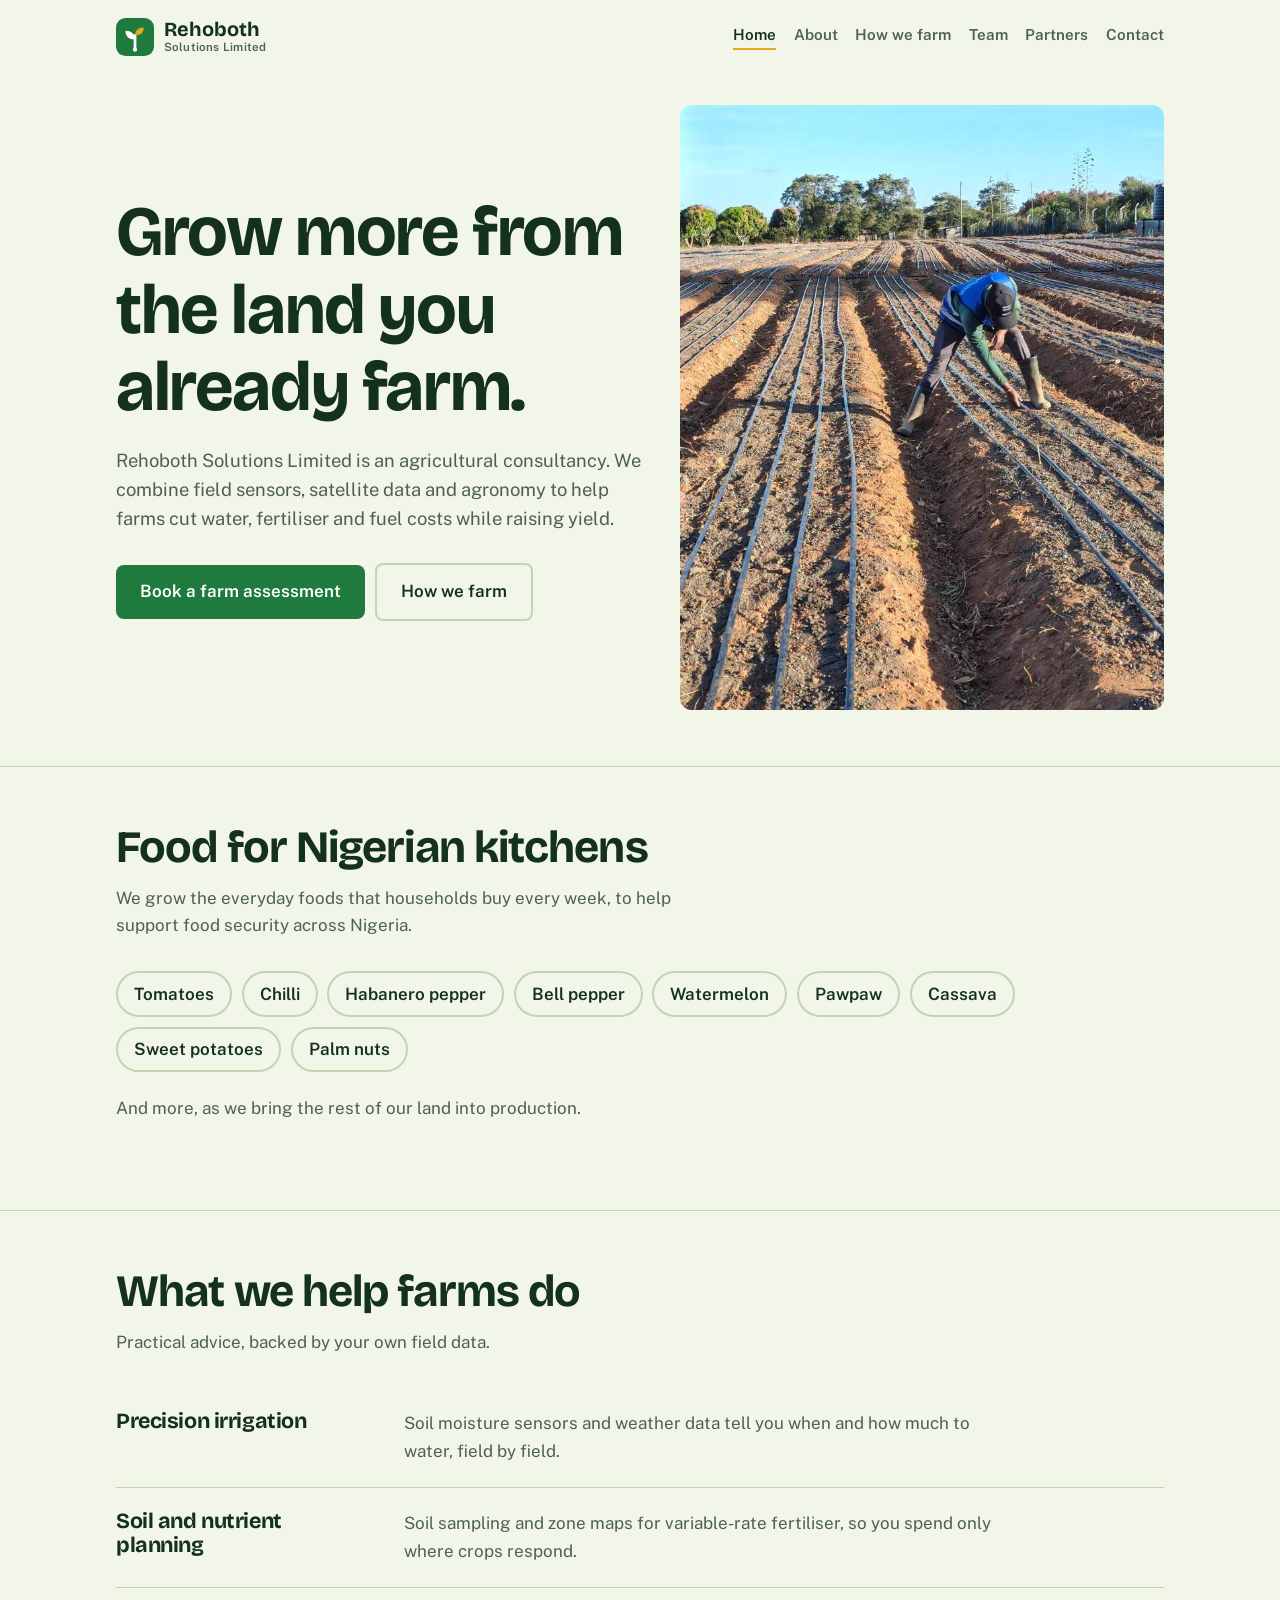
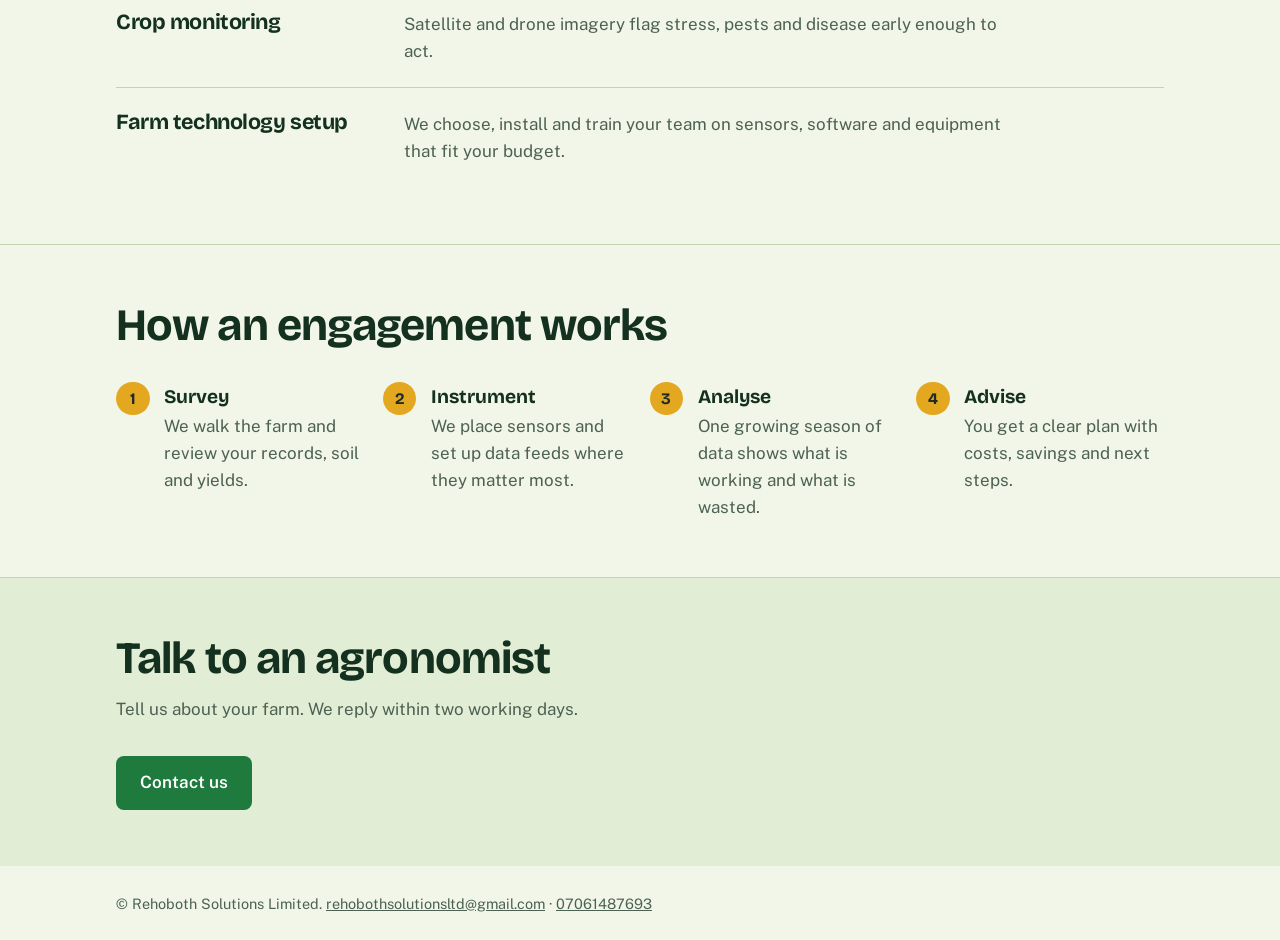
<file: index.html>
<!DOCTYPE html>
<html lang="en">
<head>
<meta charset="utf-8">
<meta name="viewport" content="width=device-width, initial-scale=1, viewport-fit=cover">
<title>Rehoboth Solutions Limited | Smart Farming & Agricultural Consultancy</title>
<meta name="description" content="Rehoboth Solutions Limited helps farms use sensors, data and agronomy to grow more with less water, fertiliser and fuel.">
<link rel="icon" href="images/favicon.svg" type="image/svg+xml">
<link rel="preconnect" href="https://fonts.googleapis.com">
<link rel="preconnect" href="https://fonts.gstatic.com" crossorigin>
<link href="https://fonts.googleapis.com/css2?family=Bricolage+Grotesque:wght@500;700&family=Public+Sans:wght@400;600&display=swap" rel="stylesheet">
<link rel="stylesheet" href="css/styles.css">
</head>
<body>
<div class="wrap"><header><a class="logo" href="index.html" aria-label="Rehoboth Solutions Limited home"><img src="images/logo.svg" width="38" height="38" alt=""><span>Rehoboth<small>Solutions Limited</small></span></a><nav aria-label="Main"><a href="index.html" aria-current="page">Home</a><a href="about.html">About</a><a href="how-we-farm.html">How we farm</a><a href="team.html">Team</a><a href="partners.html">Partners</a><a href="contact.html">Contact</a></nav></header></div>
<main>
<div class="wrap"><div class="hero"><div><h1>Grow more from the land you already farm.</h1><p>Rehoboth Solutions Limited is an agricultural consultancy. We combine field sensors, satellite data and agronomy to help farms cut water, fertiliser and fuel costs while raising yield.</p><a class="btn" href="contact.html">Book a farm assessment</a><a class="btn alt" href="how-we-farm.html">How we farm</a></div><img class="field photo" src="images/hero-drip-irrigation.jpg" width="720" height="900" alt="A farm worker checking drip irrigation lines laid along prepared beds"></div></div>
<section><div class="wrap"><h2>Food for Nigerian kitchens</h2><p class="lead">We grow the everyday foods that households buy every week, to help support food security across Nigeria.</p><ul class="pills"><li>Tomatoes</li><li>Chilli</li><li>Habanero pepper</li><li>Bell pepper</li><li>Watermelon</li><li>Pawpaw</li><li>Cassava</li><li>Sweet potatoes</li><li>Palm nuts</li></ul><p class="lead" style="margin-top:1.4rem">And more, as we bring the rest of our land into production.</p></div></section>
<section><div class="wrap"><h2>What we help farms do</h2><p class="lead">Practical advice, backed by your own field data.</p><div class="svc"><div><h3>Precision irrigation</h3><p>Soil moisture sensors and weather data tell you when and how much to water, field by field.</p></div><div><h3>Soil and nutrient planning</h3><p>Soil sampling and zone maps for variable-rate fertiliser, so you spend only where crops respond.</p></div><div><h3>Crop monitoring</h3><p>Satellite and drone imagery flag stress, pests and disease early enough to act.</p></div><div><h3>Farm technology setup</h3><p>We choose, install and train your team on sensors, software and equipment that fit your budget.</p></div></div></div></section>
<section><div class="wrap"><h2>How an engagement works</h2><ol><li><strong>Survey</strong><span>We walk the farm and review your records, soil and yields.</span></li><li><strong>Instrument</strong><span>We place sensors and set up data feeds where they matter most.</span></li><li><strong>Analyse</strong><span>One growing season of data shows what is working and what is wasted.</span></li><li><strong>Advise</strong><span>You get a clear plan with costs, savings and next steps.</span></li></ol></div></section>
<section class="contact"><div class="wrap"><h2>Talk to an agronomist</h2><p class="lead">Tell us about your farm. We reply within two working days.</p><a class="btn" href="contact.html">Contact us</a></div></section>
</main>
<div class="wrap"><footer>&copy; Rehoboth Solutions Limited. <a href="mailto:rehobothsolutionsltd@gmail.com">rehobothsolutionsltd@gmail.com</a> &middot; <a href="tel:07061487693">07061487693</a></footer></div>
<script src="js/main.js"></script>
</body>
</html>
</file>
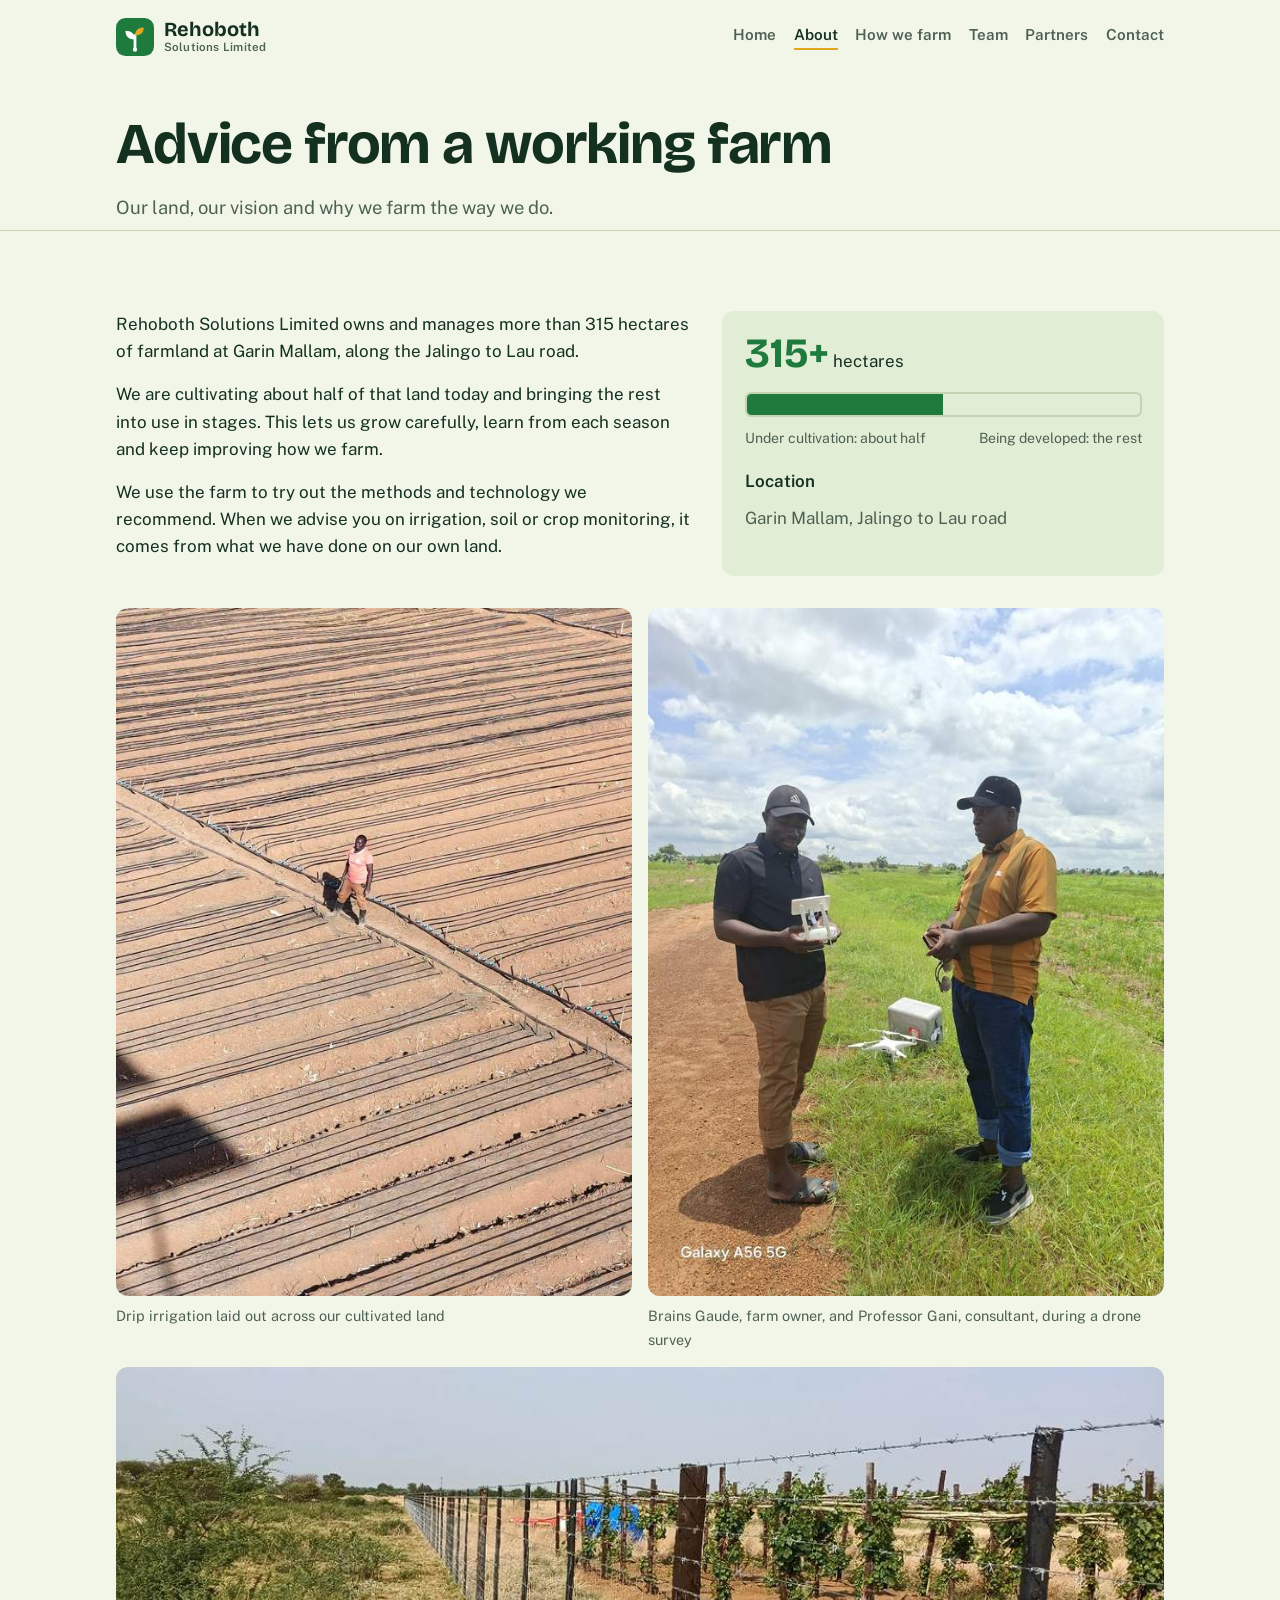
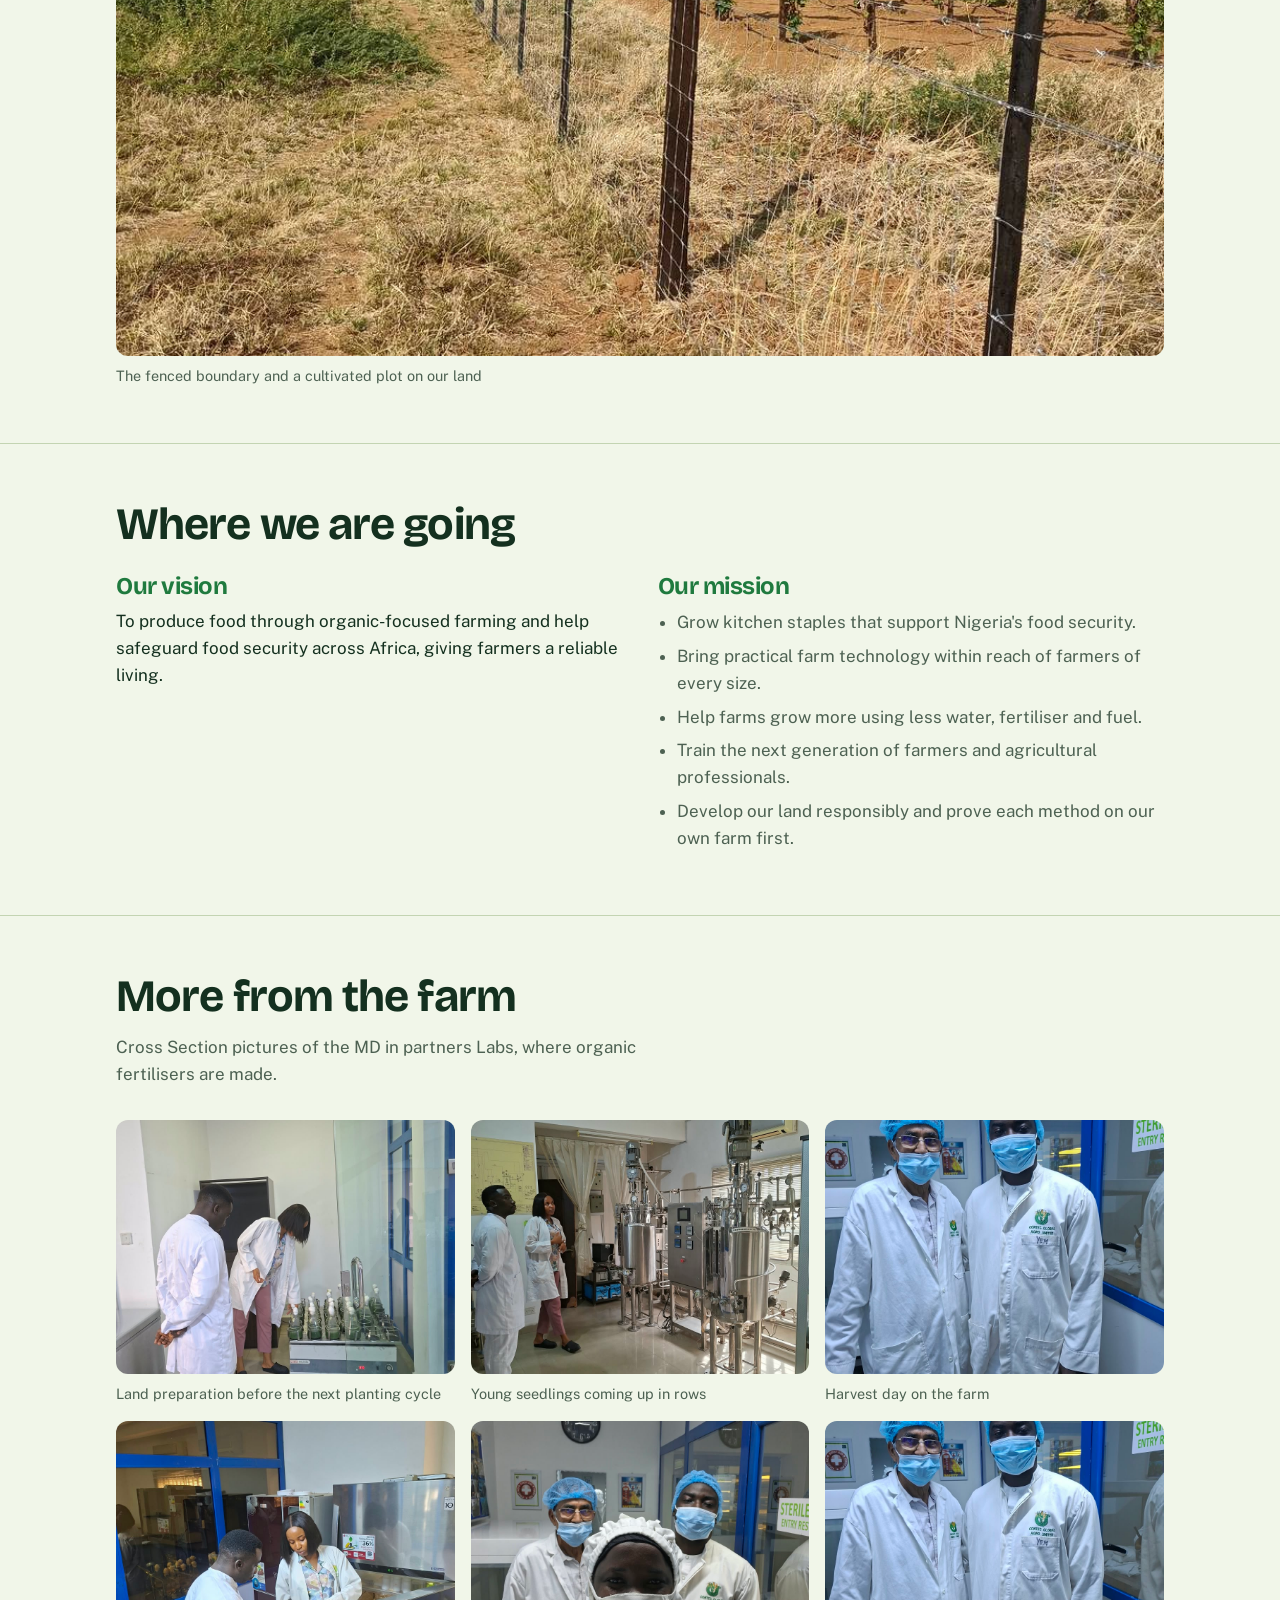
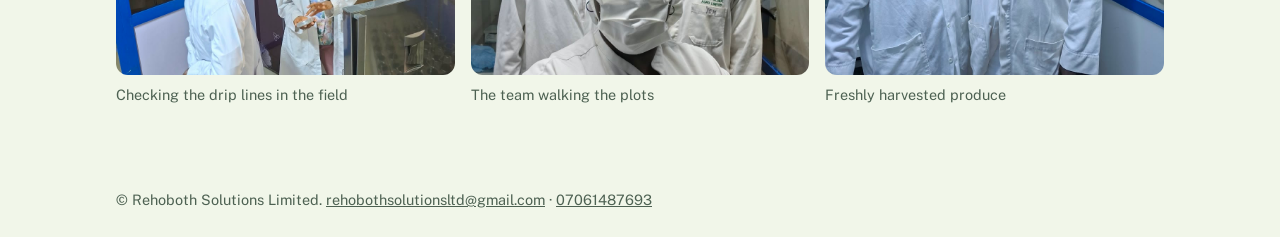
<file: about.html>
<!DOCTYPE html>
<html lang="en">
<head>
<meta charset="utf-8">
<meta name="viewport" content="width=device-width, initial-scale=1, viewport-fit=cover">
<title>About | Rehoboth Solutions Limited</title>
<meta name="description" content="Our 315-hectare farm at Garin Mallam, Jalingo to Lau road, plus our vision and mission.">
<link rel="icon" href="images/favicon.svg" type="image/svg+xml">
<link rel="preconnect" href="https://fonts.googleapis.com">
<link rel="preconnect" href="https://fonts.gstatic.com" crossorigin>
<link href="https://fonts.googleapis.com/css2?family=Bricolage+Grotesque:wght@500;700&family=Public+Sans:wght@400;600&display=swap" rel="stylesheet">
<link rel="stylesheet" href="css/styles.css">
</head>
<body>
<div class="wrap">
  <header>
    <a class="logo" href="index.html" aria-label="Rehoboth Solutions Limited home">
      <img src="images/logo.svg" width="38" height="38" alt="">
      <span>Rehoboth<small>Solutions Limited</small></span>
    </a>
    <nav aria-label="Main">
      <a href="index.html">Home</a>
      <a href="about.html" aria-current="page">About</a>
      <a href="how-we-farm.html">How we farm</a>
      <a href="team.html">Team</a>
      <a href="partners.html">Partners</a>
      <a href="contact.html">Contact</a>
    </nav>
  </header>
</div>

<main>
  <div class="wrap">
    <div class="pagehead">
      <h1>Advice from a working farm</h1>
      <p>Our land, our vision and why we farm the way we do.</p>
    </div>
  </div>

  <section>
    <div class="wrap">
      <div class="about">
        <div>
          <p>Rehoboth Solutions Limited owns and manages more than 315 hectares of farmland at Garin Mallam, along the Jalingo to Lau road.</p>
          <p>We are cultivating about half of that land today and bringing the rest into use in stages. This lets us grow carefully, learn from each season and keep improving how we farm.</p>
          <p>We use the farm to try out the methods and technology we recommend. When we advise you on irrigation, soil or crop monitoring, it comes from what we have done on our own land.</p>
        </div>
        <div class="land">
          <b>315+</b> hectares
          <div class="bar" role="img" aria-label="About half of the land is under cultivation">
            <i></i><i></i>
          </div>
          <small>
            <span>Under cultivation: about half</span>
            <span>Being developed: the rest</span>
          </small>
          <dl>
            <dt>Location</dt>
            <dd>Garin Mallam, Jalingo to Lau road</dd>
          </dl>
        </div>
      </div>

      <!-- ORIGINAL TOP PHOTO GRID – kept exactly as it was -->
      <div class="photos">
        <figure>
          <img src="images/aerial-drip-lines.jpg" width="600" height="800" loading="lazy" alt="Aerial view of drip irrigation lines across the farm with a worker standing between plots">
          <figcaption>Drip irrigation laid out across our cultivated land</figcaption>
        </figure>
        <figure>
          <img src="images/drone-survey.jpg" width="600" height="800" loading="lazy" alt="Brains Gaude and Professor Gani standing in a field with a survey drone and its controller">
          <figcaption>Brains Gaude, farm owner, and Professor Gani, consultant, during a drone survey</figcaption>
        </figure>
        <figure class="wide">
          <img src="images/fenced-boundary.jpg" width="1000" height="563" loading="lazy" alt="Fenced boundary of the farm with a cultivated plot behind it">
          <figcaption>The fenced boundary and a cultivated plot on our land</figcaption>
        </figure>
      </div>
    </div>
  </section>

  <section>
    <div class="wrap">
      <h2>Where we are going</h2>
      <div class="vm">
        <div>
          <h3>Our vision</h3>
          <p>To produce food through organic-focused farming and help safeguard food security across Africa, giving farmers a reliable living.</p>
        </div>
        <div>
          <h3>Our mission</h3>
          <ul>
            <li>Grow kitchen staples that support Nigeria's food security.</li>
            <li>Bring practical farm technology within reach of farmers of every size.</li>
            <li>Help farms grow more using less water, fertiliser and fuel.</li>
            <li>Train the next generation of farmers and agricultural professionals.</li>
            <li>Develop our land responsibly and prove each method on our own farm first.</li>
          </ul>
        </div>
      </div>
    </div>
  </section>

  <!-- NEW SEPARATE IMAGE SECTION – lower part of the page -->
  <section>
    <div class="wrap">
      <h2>More from the farm</h2>
      <p class="lead">Cross Section pictures of the MD in partners Labs, where organic fertilisers are made.</p>

      <div class="gallery">
        <figure>
          <img src="images/1.jpeg" width="600" height="450" loading="lazy" alt="Tractor preparing soil ahead of planting on the farm">
          <figcaption>Land preparation before the next planting cycle</figcaption>
        </figure>
        <figure>
          <img src="images/2.jpeg" width="600" height="450" loading="lazy" alt="Rows of young seedlings emerging in a cultivated field">
          <figcaption>Young seedlings coming up in rows</figcaption>
        </figure>
        <figure>
          <img src="images/3.jpeg" width="600" height="450" loading="lazy" alt="Farm workers harvesting produce into crates">
          <figcaption>Harvest day on the farm</figcaption>
        </figure>
        <figure>
          <img src="images/4.jpeg" width="600" height="450" loading="lazy" alt="Farmer inspecting drip irrigation lines in the field">
          <figcaption>Checking the drip lines in the field</figcaption>
        </figure>
        <figure>
          <img src="images/5.jpeg" width="600" height="450" loading="lazy" alt="Farm team walking through a cultivated plot">
          <figcaption>The team walking the plots</figcaption>
        </figure>
        <figure>
          <img src="images/3.jpeg" width="600" height="450" loading="lazy" alt="Freshly harvested produce sorted into baskets">
          <figcaption>Freshly harvested produce</figcaption>
        </figure>
      </div>
    </div>
  </section>
</main>

<div class="wrap">
  <footer>
    &copy; Rehoboth Solutions Limited.
    <a href="mailto:rehobothsolutionsltd@gmail.com">rehobothsolutionsltd@gmail.com</a> &middot;
    <a href="tel:07061487693">07061487693</a>
  </footer>
</div>

<script src="js/main.js"></script>
</body>
</html>
</file>
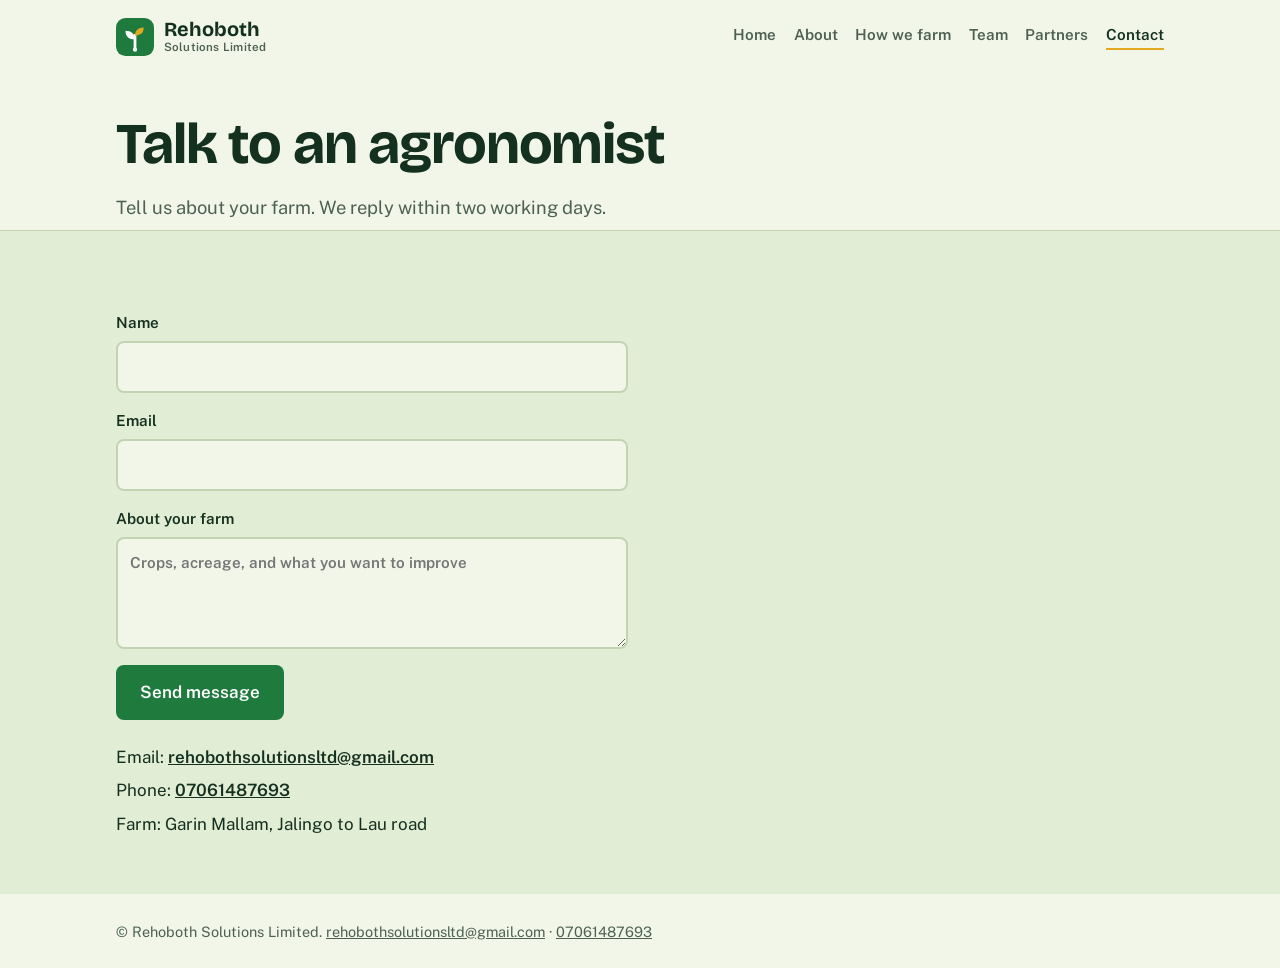
<file: contact.html>
<!DOCTYPE html>
<html lang="en">
<head>
<meta charset="utf-8">
<meta name="viewport" content="width=device-width, initial-scale=1, viewport-fit=cover">
<title>Contact | Rehoboth Solutions Limited</title>
<meta name="description" content="Talk to an agronomist at Rehoboth Solutions Limited. Call 07061487693 or email rehobothsolutionsltd@gmail.com.">
<link rel="icon" href="images/favicon.svg" type="image/svg+xml">
<link rel="preconnect" href="https://fonts.googleapis.com">
<link rel="preconnect" href="https://fonts.gstatic.com" crossorigin>
<link href="https://fonts.googleapis.com/css2?family=Bricolage+Grotesque:wght@500;700&family=Public+Sans:wght@400;600&display=swap" rel="stylesheet">
<link rel="stylesheet" href="css/styles.css">
</head>
<body>
<div class="wrap"><header><a class="logo" href="index.html" aria-label="Rehoboth Solutions Limited home"><img src="images/logo.svg" width="38" height="38" alt=""><span>Rehoboth<small>Solutions Limited</small></span></a><nav aria-label="Main"><a href="index.html">Home</a><a href="about.html">About</a><a href="how-we-farm.html">How we farm</a><a href="team.html">Team</a><a href="partners.html">Partners</a><a href="contact.html" aria-current="page">Contact</a></nav></header></div>
<main>
<div class="wrap"><div class="pagehead"><h1>Talk to an agronomist</h1><p>Tell us about your farm. We reply within two working days.</p></div></div>
<section class="contact"><div class="wrap"><form id="f"><label>Name<input name="n" required autocomplete="name"></label><label>Email<input name="e" type="email" required autocomplete="email"></label><label>About your farm<textarea name="m" placeholder="Crops, acreage, and what you want to improve"></textarea></label><button class="btn" type="submit">Send message</button></form><div class="facts"><span>Email: <a href="mailto:rehobothsolutionsltd@gmail.com">rehobothsolutionsltd@gmail.com</a></span><span>Phone: <a href="tel:07061487693">07061487693</a></span><span>Farm: Garin Mallam, Jalingo to Lau road</span></div></div></section>
</main>
<div class="wrap"><footer>&copy; Rehoboth Solutions Limited. <a href="mailto:rehobothsolutionsltd@gmail.com">rehobothsolutionsltd@gmail.com</a> &middot; <a href="tel:07061487693">07061487693</a></footer></div>
<script src="js/main.js"></script>
</body>
</html>
</file>
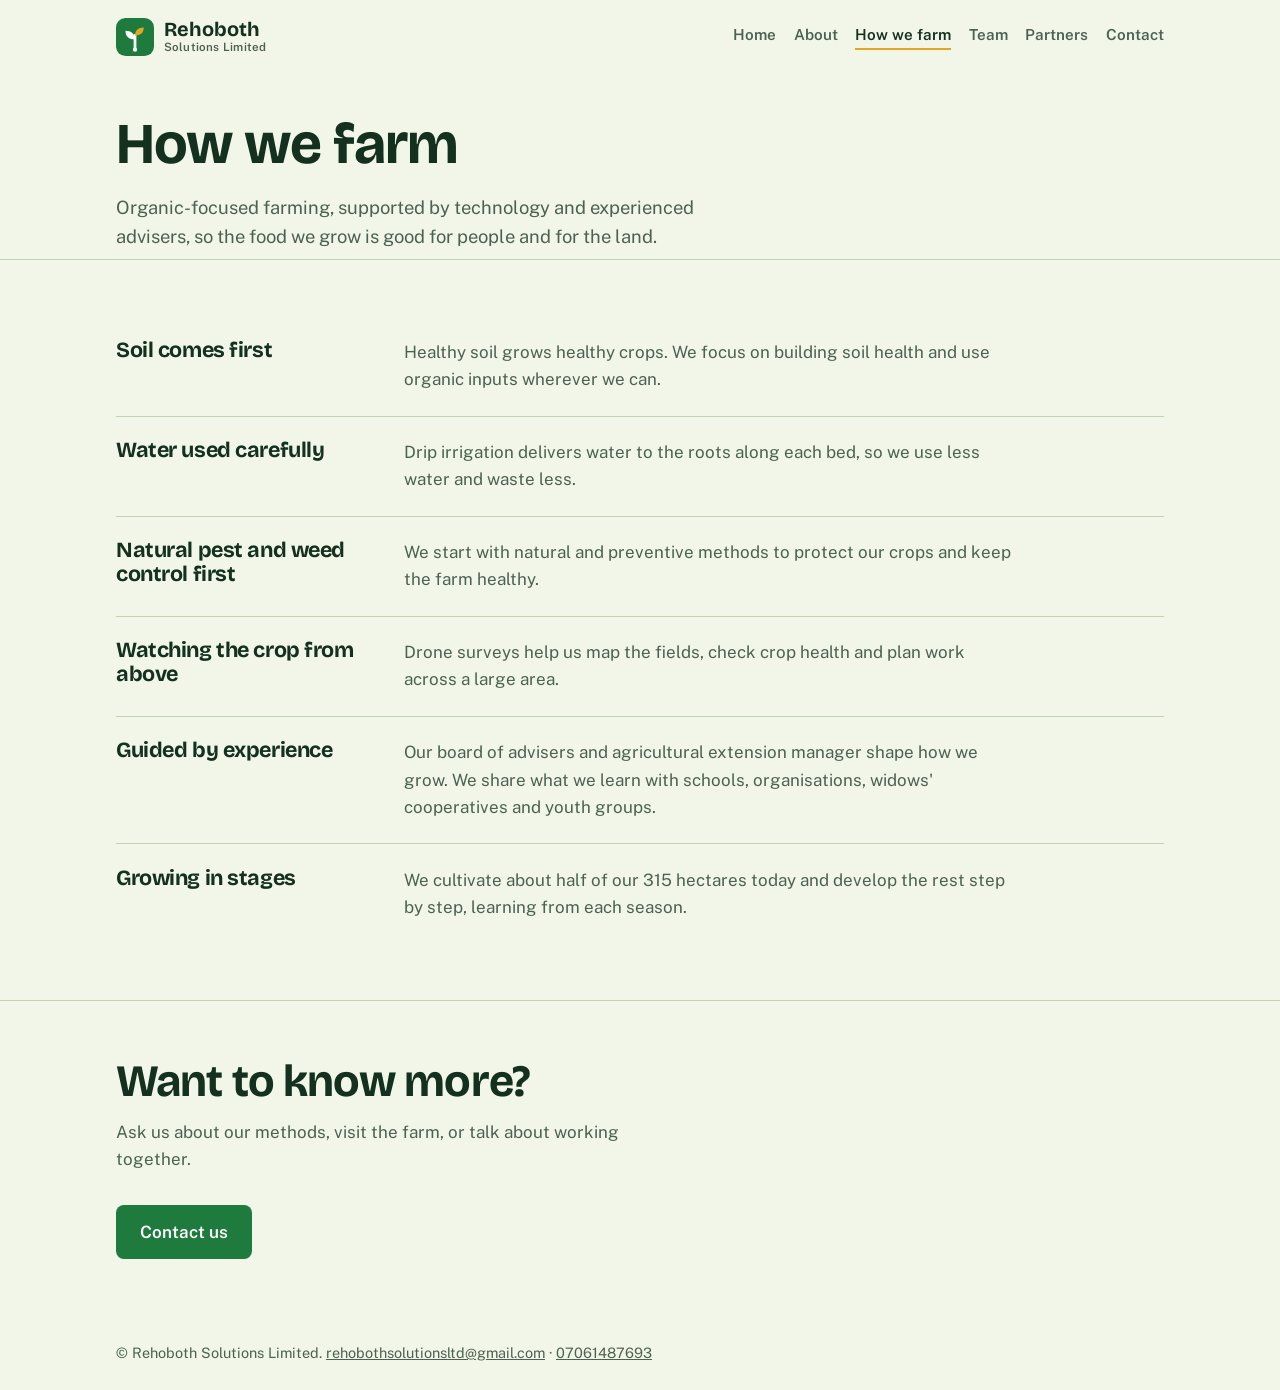
<file: how-we-farm.html>
<!DOCTYPE html>
<html lang="en">
<head>
<meta charset="utf-8">
<meta name="viewport" content="width=device-width, initial-scale=1, viewport-fit=cover">
<title>How we farm | Rehoboth Solutions Limited</title>
<meta name="description" content="Organic-focused farming supported by drip irrigation, drone surveys and experienced advisers.">
<link rel="icon" href="images/favicon.svg" type="image/svg+xml">
<link rel="preconnect" href="https://fonts.googleapis.com">
<link rel="preconnect" href="https://fonts.gstatic.com" crossorigin>
<link href="https://fonts.googleapis.com/css2?family=Bricolage+Grotesque:wght@500;700&family=Public+Sans:wght@400;600&display=swap" rel="stylesheet">
<link rel="stylesheet" href="css/styles.css">
</head>
<body>
<div class="wrap"><header><a class="logo" href="index.html" aria-label="Rehoboth Solutions Limited home"><img src="images/logo.svg" width="38" height="38" alt=""><span>Rehoboth<small>Solutions Limited</small></span></a><nav aria-label="Main"><a href="index.html">Home</a><a href="about.html">About</a><a href="how-we-farm.html" aria-current="page">How we farm</a><a href="team.html">Team</a><a href="partners.html">Partners</a><a href="contact.html">Contact</a></nav></header></div>
<main>
<div class="wrap"><div class="pagehead"><h1>How we farm</h1><p>Organic-focused farming, supported by technology and experienced advisers, so the food we grow is good for people and for the land.</p></div></div>
<section><div class="wrap"><div class="svc"><div><h3>Soil comes first</h3><p>Healthy soil grows healthy crops. We focus on building soil health and use organic inputs wherever we can.</p></div><div><h3>Water used carefully</h3><p>Drip irrigation delivers water to the roots along each bed, so we use less water and waste less.</p></div><div><h3>Natural pest and weed control first</h3><p>We start with natural and preventive methods to protect our crops and keep the farm healthy.</p></div><div><h3>Watching the crop from above</h3><p>Drone surveys help us map the fields, check crop health and plan work across a large area.</p></div><div><h3>Guided by experience</h3><p>Our board of advisers and agricultural extension manager shape how we grow. We share what we learn with schools, organisations, widows' cooperatives and youth groups.</p></div><div><h3>Growing in stages</h3><p>We cultivate about half of our 315 hectares today and develop the rest step by step, learning from each season.</p></div></div></div></section>
<section><div class="wrap"><h2>Want to know more?</h2><p class="lead">Ask us about our methods, visit the farm, or talk about working together.</p><a class="btn" href="contact.html">Contact us</a></div></section>

</main>
<div class="wrap"><footer>&copy; Rehoboth Solutions Limited. <a href="mailto:rehobothsolutionsltd@gmail.com">rehobothsolutionsltd@gmail.com</a> &middot; <a href="tel:07061487693">07061487693</a></footer></div>
<script src="js/main.js"></script>
</body>
</html>
</file>
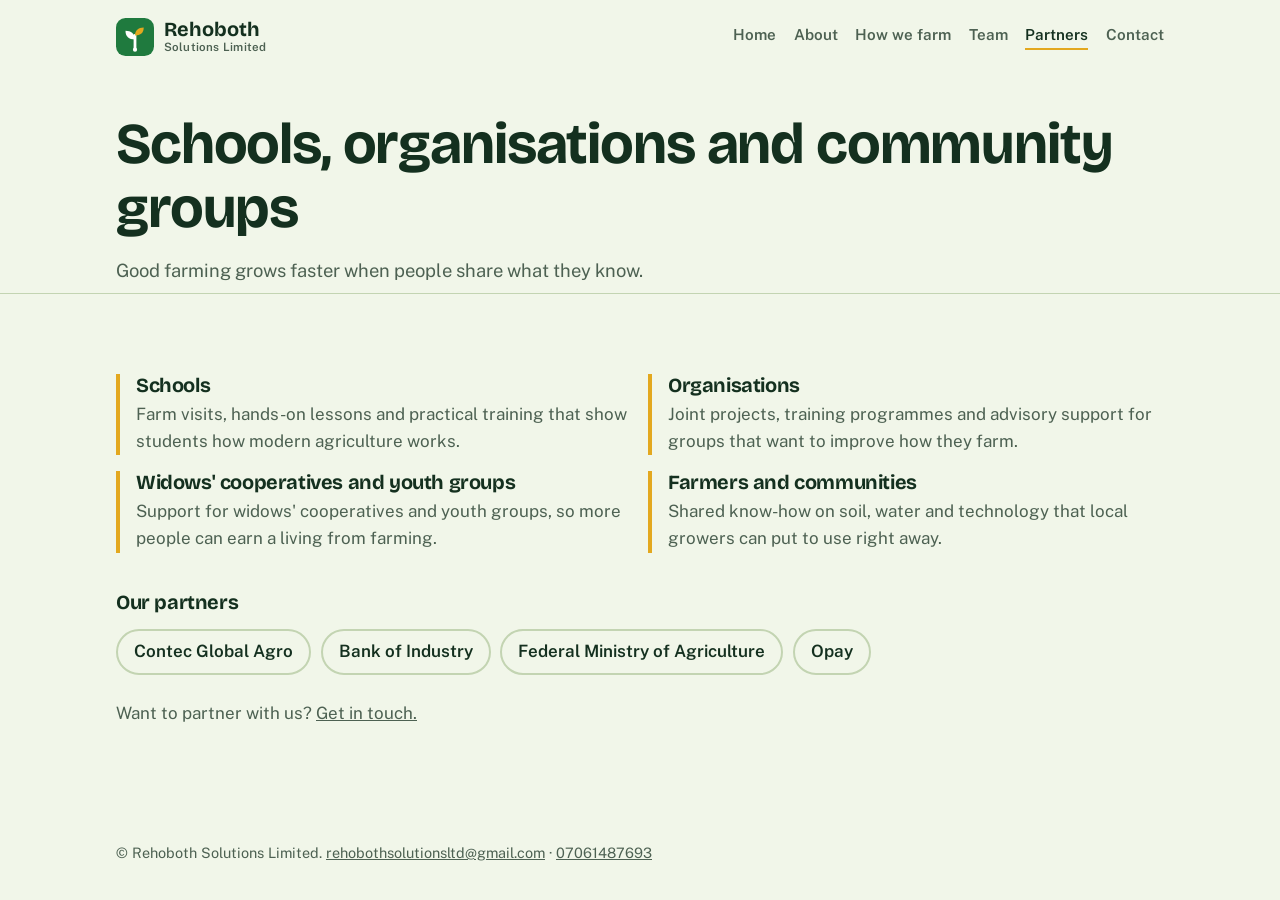
<file: partners.html>
<!DOCTYPE html>
<html lang="en">
<head>
<meta charset="utf-8">
<meta name="viewport" content="width=device-width, initial-scale=1, viewport-fit=cover">
<title>Partners and community | Rehoboth Solutions Limited</title>
<meta name="description" content="We work with schools, organisations, widows' cooperatives and youth groups, and partner with Contec Global Agro, Bank of Industry, the Federal Ministry of Agriculture and Opay.">
<link rel="icon" href="images/favicon.svg" type="image/svg+xml">
<link rel="preconnect" href="https://fonts.googleapis.com">
<link rel="preconnect" href="https://fonts.gstatic.com" crossorigin>
<link href="https://fonts.googleapis.com/css2?family=Bricolage+Grotesque:wght@500;700&family=Public+Sans:wght@400;600&display=swap" rel="stylesheet">
<link rel="stylesheet" href="css/styles.css">
</head>
<body>
<div class="wrap"><header><a class="logo" href="index.html" aria-label="Rehoboth Solutions Limited home"><img src="images/logo.svg" width="38" height="38" alt=""><span>Rehoboth<small>Solutions Limited</small></span></a><nav aria-label="Main"><a href="index.html">Home</a><a href="about.html">About</a><a href="how-we-farm.html">How we farm</a><a href="team.html">Team</a><a href="partners.html" aria-current="page">Partners</a><a href="contact.html">Contact</a></nav></header></div>
<main>
<div class="wrap"><div class="pagehead"><h1>Schools, organisations and community groups</h1><p>Good farming grows faster when people share what they know.</p></div></div>
<section><div class="wrap"><div class="partners four"><div><h3>Schools</h3><p>Farm visits, hands-on lessons and practical training that show students how modern agriculture works.</p></div><div><h3>Organisations</h3><p>Joint projects, training programmes and advisory support for groups that want to improve how they farm.</p></div><div><h3>Widows' cooperatives and youth groups</h3><p>Support for widows' cooperatives and youth groups, so more people can earn a living from farming.</p></div><div><h3>Farmers and communities</h3><p>Shared know-how on soil, water and technology that local growers can put to use right away.</p></div></div><h3 class="sub">Our partners</h3><ul class="pills"><li>Contec Global Agro</li><li>Bank of Industry</li><li>Federal Ministry of Agriculture</li><li>Opay</li></ul><p class="lead" style="margin-top:1.6rem">Want to partner with us? <a href="contact.html">Get in touch.</a></p></div></section>

</main>
<div class="wrap"><footer>&copy; Rehoboth Solutions Limited. <a href="mailto:rehobothsolutionsltd@gmail.com">rehobothsolutionsltd@gmail.com</a> &middot; <a href="tel:07061487693">07061487693</a></footer></div>
<script src="js/main.js"></script>
</body>
</html>
</file>
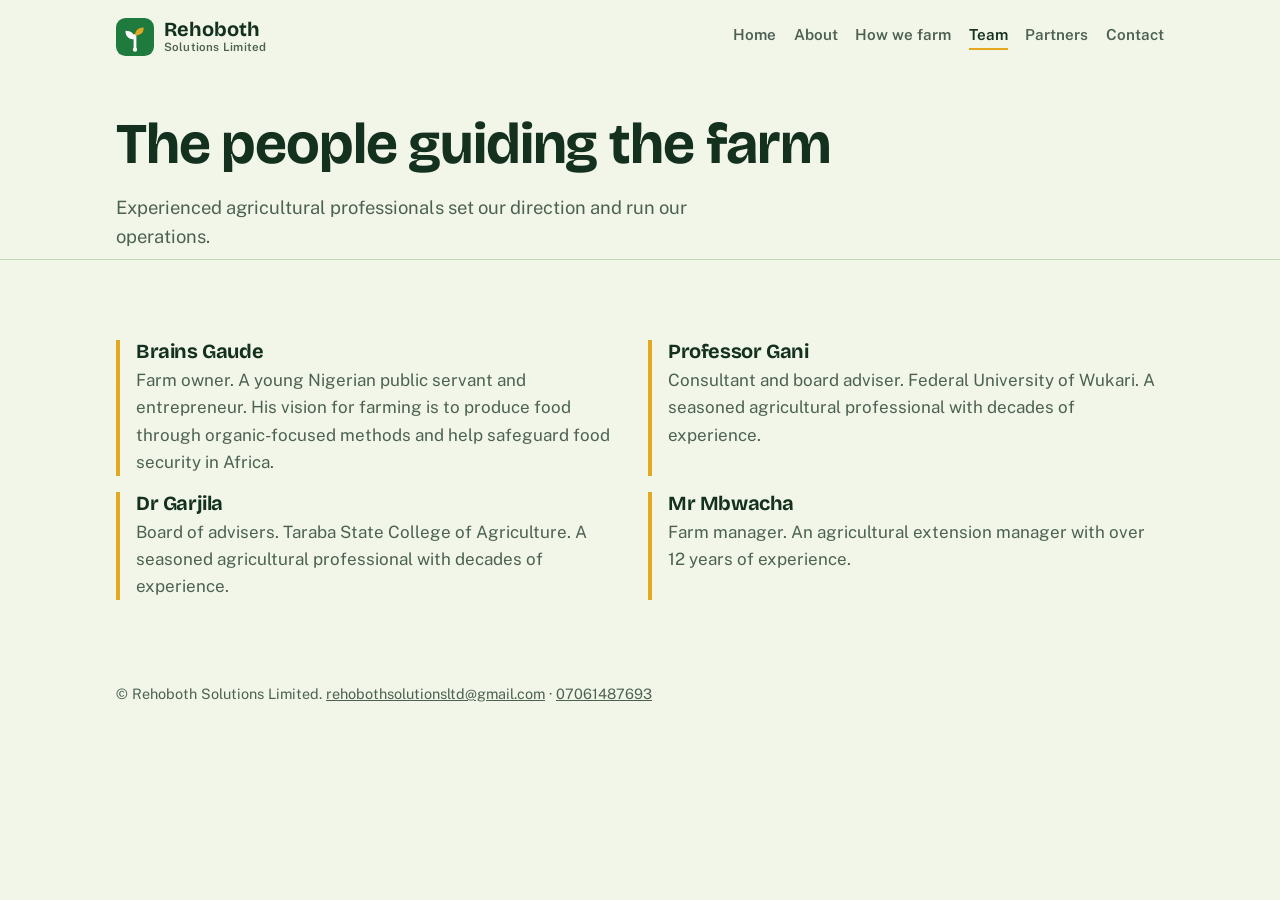
<file: team.html>
<!DOCTYPE html>
<html lang="en">
<head>
<meta charset="utf-8">
<meta name="viewport" content="width=device-width, initial-scale=1, viewport-fit=cover">
<title>Our team | Rehoboth Solutions Limited</title>
<meta name="description" content="Meet the farm owner, advisers and manager guiding Rehoboth Solutions Limited.">
<link rel="icon" href="images/favicon.svg" type="image/svg+xml">
<link rel="preconnect" href="https://fonts.googleapis.com">
<link rel="preconnect" href="https://fonts.gstatic.com" crossorigin>
<link href="https://fonts.googleapis.com/css2?family=Bricolage+Grotesque:wght@500;700&family=Public+Sans:wght@400;600&display=swap" rel="stylesheet">
<link rel="stylesheet" href="css/styles.css">
</head>
<body>
<div class="wrap"><header><a class="logo" href="index.html" aria-label="Rehoboth Solutions Limited home"><img src="images/logo.svg" width="38" height="38" alt=""><span>Rehoboth<small>Solutions Limited</small></span></a><nav aria-label="Main"><a href="index.html">Home</a><a href="about.html">About</a><a href="how-we-farm.html">How we farm</a><a href="team.html" aria-current="page">Team</a><a href="partners.html">Partners</a><a href="contact.html">Contact</a></nav></header></div>
<main>
<div class="wrap"><div class="pagehead"><h1>The people guiding the farm</h1><p>Experienced agricultural professionals set our direction and run our operations.</p></div></div>
<section><div class="wrap"><div class="partners four"><div><h3>Brains Gaude</h3><p>Farm owner. A young Nigerian public servant and entrepreneur. His vision for farming is to produce food through organic-focused methods and help safeguard food security in Africa.</p></div><div><h3>Professor Gani</h3><p>Consultant and board adviser. Federal University of Wukari. A seasoned agricultural professional with decades of experience.</p></div><div><h3>Dr Garjila</h3><p>Board of advisers. Taraba State College of Agriculture. A seasoned agricultural professional with decades of experience.</p></div><div><h3>Mr Mbwacha</h3><p>Farm manager. An agricultural extension manager with over 12 years of experience.</p></div></div></div></section>

</main>
<div class="wrap"><footer>&copy; Rehoboth Solutions Limited. <a href="mailto:rehobothsolutionsltd@gmail.com">rehobothsolutionsltd@gmail.com</a> &middot; <a href="tel:07061487693">07061487693</a></footer></div>
<script src="js/main.js"></script>
</body>
</html>
</file>
<file: css/styles.css>
:root {
  --bg: #F1F6E9;
  --ink: #14301F;
  --mute: #4D6152;
  --leaf: #1F7A3E;
  --leaf-ink: #fff;
  --barley: #E3A81F;
  --tech: #1B8A9A;
  --panel: #E2EDD6;
  --line: #C3D4B2;
}

html {
  box-sizing: border-box;
  padding-top: env(safe-area-inset-top, 0px);
  padding-bottom: env(safe-area-inset-bottom, 0px);
}

@media (prefers-color-scheme: dark) {
  :root:not([data-theme="light"]) {
    --bg: #101C15;
    --ink: #E7F0DF;
    --mute: #A5B8A0;
    --leaf: #6FCB7F;
    --leaf-ink: #0B1D10;
    --barley: #F0BC3E;
    --tech: #4FC3D1;
    --panel: #192A20;
    --line: #2A4132;
  }
}

:root[data-theme="dark"] {
  --bg: #101C15;
  --ink: #E7F0DF;
  --mute: #A5B8A0;
  --leaf: #6FCB7F;
  --leaf-ink: #0B1D10;
  --barley: #F0BC3E;
  --tech: #4FC3D1;
  --panel: #192A20;
  --line: #2A4132;
}

html {
  scroll-padding-top: env(safe-area-inset-top, 0px);
  scroll-behavior: smooth;
}

*, *::before, *::after {
  box-sizing: border-box;
}

body {
  margin: 0;
  background: var(--bg);
  color: var(--ink);
  font: 400 1.0625rem/1.6 "Public Sans", system-ui, sans-serif;
}

h1, h2, h3 {
  font-family: "Bricolage Grotesque", "Public Sans", system-ui, sans-serif;
  line-height: 1.1;
  margin: 0;
  letter-spacing: -.02em;
}

a { color: inherit; }

:focus-visible {
  outline: 3px solid var(--barley);
  outline-offset: 3px;
}

.wrap {
  max-width: 68rem;
  margin: 0 auto;
  padding: 0 1.25rem;
}

header {
  display: flex;
  flex-wrap: wrap;
  justify-content: space-between;
  align-items: center;
  gap: .6rem 1.5rem;
  padding: 1.1rem 0;
}

nav {
  display: flex;
  flex-wrap: wrap;
  gap: .3rem 1.1rem;
}

.logo {
  display: flex;
  align-items: center;
  gap: .6rem;
  font: 700 1.25rem/1.05 "Bricolage Grotesque", sans-serif;
  text-decoration: none;
}

.logo svg {
  width: 2.4rem;
  height: 2.4rem;
  flex: none;
}

.logo small {
  display: block;
  font: 600 .72rem "Public Sans", sans-serif;
  color: var(--mute);
  letter-spacing: .02em;
}

nav a {
  text-decoration: none;
  color: var(--mute);
  font-weight: 600;
  font-size: .95rem;
}

nav a:hover { color: var(--ink); }

.hero {
  display: grid;
  gap: 2rem;
  padding: 2rem 0 3.5rem;
  align-items: center;
}

.hero h1 {
  font-size: clamp(2.4rem, 7vw, 4.4rem);
  font-weight: 700;
  max-width: 14ch;
}

.hero p {
  max-width: 34rem;
  color: var(--mute);
  font-size: 1.15rem;
  margin: 1.2rem 0 1.8rem;
}

.btn {
  display: inline-block;
  background: var(--leaf);
  color: var(--leaf-ink);
  padding: .85rem 1.5rem;
  border-radius: .5rem;
  font-weight: 600;
  text-decoration: none;
}

.btn.alt {
  background: none;
  color: var(--ink);
  border: 2px solid var(--line);
  margin-left: .6rem;
}

.field {
  width: 100%;
  height: auto;
  display: block;
  border-radius: .75rem;
  background: var(--panel);
}

.row {
  fill: none;
  stroke: var(--leaf);
  stroke-width: 2;
  stroke-linecap: round;
  stroke-dasharray: 420;
  stroke-dashoffset: 420;
  animation: grow 1.6s ease-out forwards;
}

.row:nth-child(2) { animation-delay: .1s; }
.row:nth-child(3) { animation-delay: .2s; }
.row:nth-child(4) { animation-delay: .3s; }
.row:nth-child(5) { animation-delay: .4s; }
.row:nth-child(6) { animation-delay: .5s; }
.row:nth-child(7) { animation-delay: .6s; }

@keyframes grow { to { stroke-dashoffset: 0; } }

.node {
  fill: var(--tech);
  opacity: 0;
  animation: pop .5s 1.5s forwards;
}

@keyframes pop { to { opacity: 1; } }

@media (prefers-reduced-motion: reduce) {
  .row { animation: none; stroke-dashoffset: 0; }
  .node { animation: none; opacity: 1; }
}

section {
  padding: 3.5rem 0;
  border-top: 1px solid var(--line);
}

section > .wrap > h2 {
  font-size: clamp(1.8rem, 4.5vw, 2.8rem);
  max-width: 20ch;
}

.lead {
  color: var(--mute);
  max-width: 36rem;
  margin: .8rem 0 2rem;
}

.svc { display: grid; gap: 0; }

.svc div {
  padding: 1.4rem 0;
  border-top: 1px solid var(--line);
  display: grid;
  gap: .3rem;
}

.svc div:first-child { border-top: 0; }

.svc h3 { font-size: 1.35rem; }

.svc p {
  margin: 0;
  color: var(--mute);
  max-width: 38rem;
}

ol {
  list-style: none;
  margin: 2rem 0 0;
  padding: 0;
  display: grid;
  gap: 1.2rem;
  counter-reset: s;
}

ol li {
  counter-increment: s;
  padding-left: 3rem;
  position: relative;
}

ol li::before {
  content: counter(s);
  position: absolute;
  left: 0;
  top: 0;
  width: 2.1rem;
  height: 2.1rem;
  border-radius: 50%;
  background: var(--barley);
  color: #1D2B22;
  font: 700 1rem "Bricolage Grotesque", sans-serif;
  display: grid;
  place-items: center;
}

ol strong {
  display: block;
  font-family: "Bricolage Grotesque", sans-serif;
  font-size: 1.2rem;
}

ol span { color: var(--mute); }

.contact { background: var(--panel); }

form {
  display: grid;
  gap: 1rem;
  max-width: 32rem;
  margin-top: 1.5rem;
}

label {
  display: grid;
  gap: .35rem;
  font-weight: 600;
  font-size: .95rem;
}

input, textarea {
  font: inherit;
  padding: .75rem;
  border: 2px solid var(--line);
  border-radius: .5rem;
  background: var(--bg);
  color: var(--ink);
}

textarea {
  min-height: 7rem;
  resize: vertical;
}

button.btn {
  border: 0;
  font: inherit;
  font-weight: 600;
  cursor: pointer;
  justify-self: start;
}

.about {
  display: grid;
  gap: 2rem;
  margin-top: 1.5rem;
}

.about p {
  margin: 0 0 1rem;
  max-width: 38rem;
}

.land {
  background: var(--panel);
  border-radius: .75rem;
  padding: 1.4rem;
}

.land b {
  font: 700 2.6rem/1 "Bricolage Grotesque", sans-serif;
  color: var(--leaf);
}

.land .bar {
  display: flex;
  height: 1.6rem;
  border-radius: .4rem;
  overflow: hidden;
  margin: 1rem 0 .6rem;
  border: 2px solid var(--line);
}

.land .bar i { flex: 1; }
.land .bar i:first-child { background: var(--leaf); }

.land small {
  display: flex;
  justify-content: space-between;
  color: var(--mute);
  font-size: .88rem;
  gap: 1rem;
}

.land dl {
  margin: 1.2rem 0 0;
  display: grid;
  gap: .6rem;
}

.land dt { font-weight: 600; }
.land dd { margin: 0; color: var(--mute); }

.vm {
  display: grid;
  gap: 2.2rem;
  margin-top: 1.5rem;
}

.vm h3 {
  font-size: 1.5rem;
  margin-bottom: .5rem;
  color: var(--leaf);
}

.vm p { margin: 0; max-width: 34rem; }

.vm ul {
  margin: .6rem 0 0;
  padding-left: 1.2rem;
  color: var(--mute);
}

.vm li { margin-bottom: .4rem; }

.partners {
  display: grid;
  gap: 1rem;
  margin-top: 1.5rem;
}

.partners div {
  border-left: 4px solid var(--barley);
  padding-left: 1rem;
}

.partners h3 { font-size: 1.25rem; }

.partners p {
  margin: .3rem 0 0;
  color: var(--mute);
  max-width: 34rem;
}

/* ---------- Photo grids (mobile-first) ---------- */

.photos,
.gallery {
  display: grid;
  grid-template-columns: 1fr;   /* phones: 1 column */
  gap: 1rem;
  margin-top: 2rem;
}

.photos figure,
.gallery figure {
  margin: 0;
  min-width: 0;                 /* prevents grid blowout */
}

.photos img,
.gallery img {
  display: block;
  width: 100%;
  height: auto;
  object-fit: cover;
  border-radius: .75rem;
}

.photos img { aspect-ratio: 3 / 4; }
.gallery img { aspect-ratio: 4 / 3; }

.photos figure.wide { grid-column: 1 / -1; }
.photos figure.wide img { aspect-ratio: 16 / 9; }

.photos figcaption,
.gallery figcaption {
  color: var(--mute);
  font-size: .9rem;
  margin-top: .5rem;
}

/* tablets: 2 columns */
@media (min-width: 40rem) {
  .photos  { grid-template-columns: 1fr 1fr; }
  .gallery { grid-template-columns: 1fr 1fr; }
}

/* desktop: gallery goes to 3 columns */
@media (min-width: 56rem) {
  .gallery { grid-template-columns: repeat(3, 1fr); }
}

.pills {
  list-style: none;
  margin: 1rem 0 0;
  padding: 0;
  display: flex;
  flex-wrap: wrap;
  gap: .6rem;
}

.pills li {
  border: 2px solid var(--line);
  border-radius: 2rem;
  padding: .45rem 1rem;
  font-weight: 600;
}

.sub {
  font-size: 1.25rem;
  margin-top: 2.4rem;
}

footer {
  padding: 1.6rem 0;
  color: var(--mute);
  font-size: .9rem;
}

/* desktop layout tweaks */
@media (min-width: 56rem) {
  .about    { grid-template-columns: 1.3fr 1fr; }
  .vm       { grid-template-columns: 1fr 1fr; }
  .partners { grid-template-columns: repeat(3, 1fr); }
  .partners.four { grid-template-columns: repeat(2, 1fr); }
  .hero     { grid-template-columns: 1.1fr 1fr; }
  .svc div  { grid-template-columns: 16rem 1fr; gap: 2rem; }
  ol        { grid-template-columns: repeat(4, 1fr); }
}

nav a[aria-current=page] {
  color: var(--ink);
  border-bottom: 2px solid var(--barley);
}

.pagehead { padding: 2.5rem 0 .5rem; }

.pagehead h1 { font-size: clamp(2.2rem, 6vw, 3.6rem); }

.pagehead p {
  color: var(--mute);
  max-width: 38rem;
  font-size: 1.15rem;
  margin: 1rem 0 0;
}

.facts {
  margin: 1.5rem 0 0;
  display: grid;
  gap: .4rem;
}

.facts a { font-weight: 600; }
</file>
